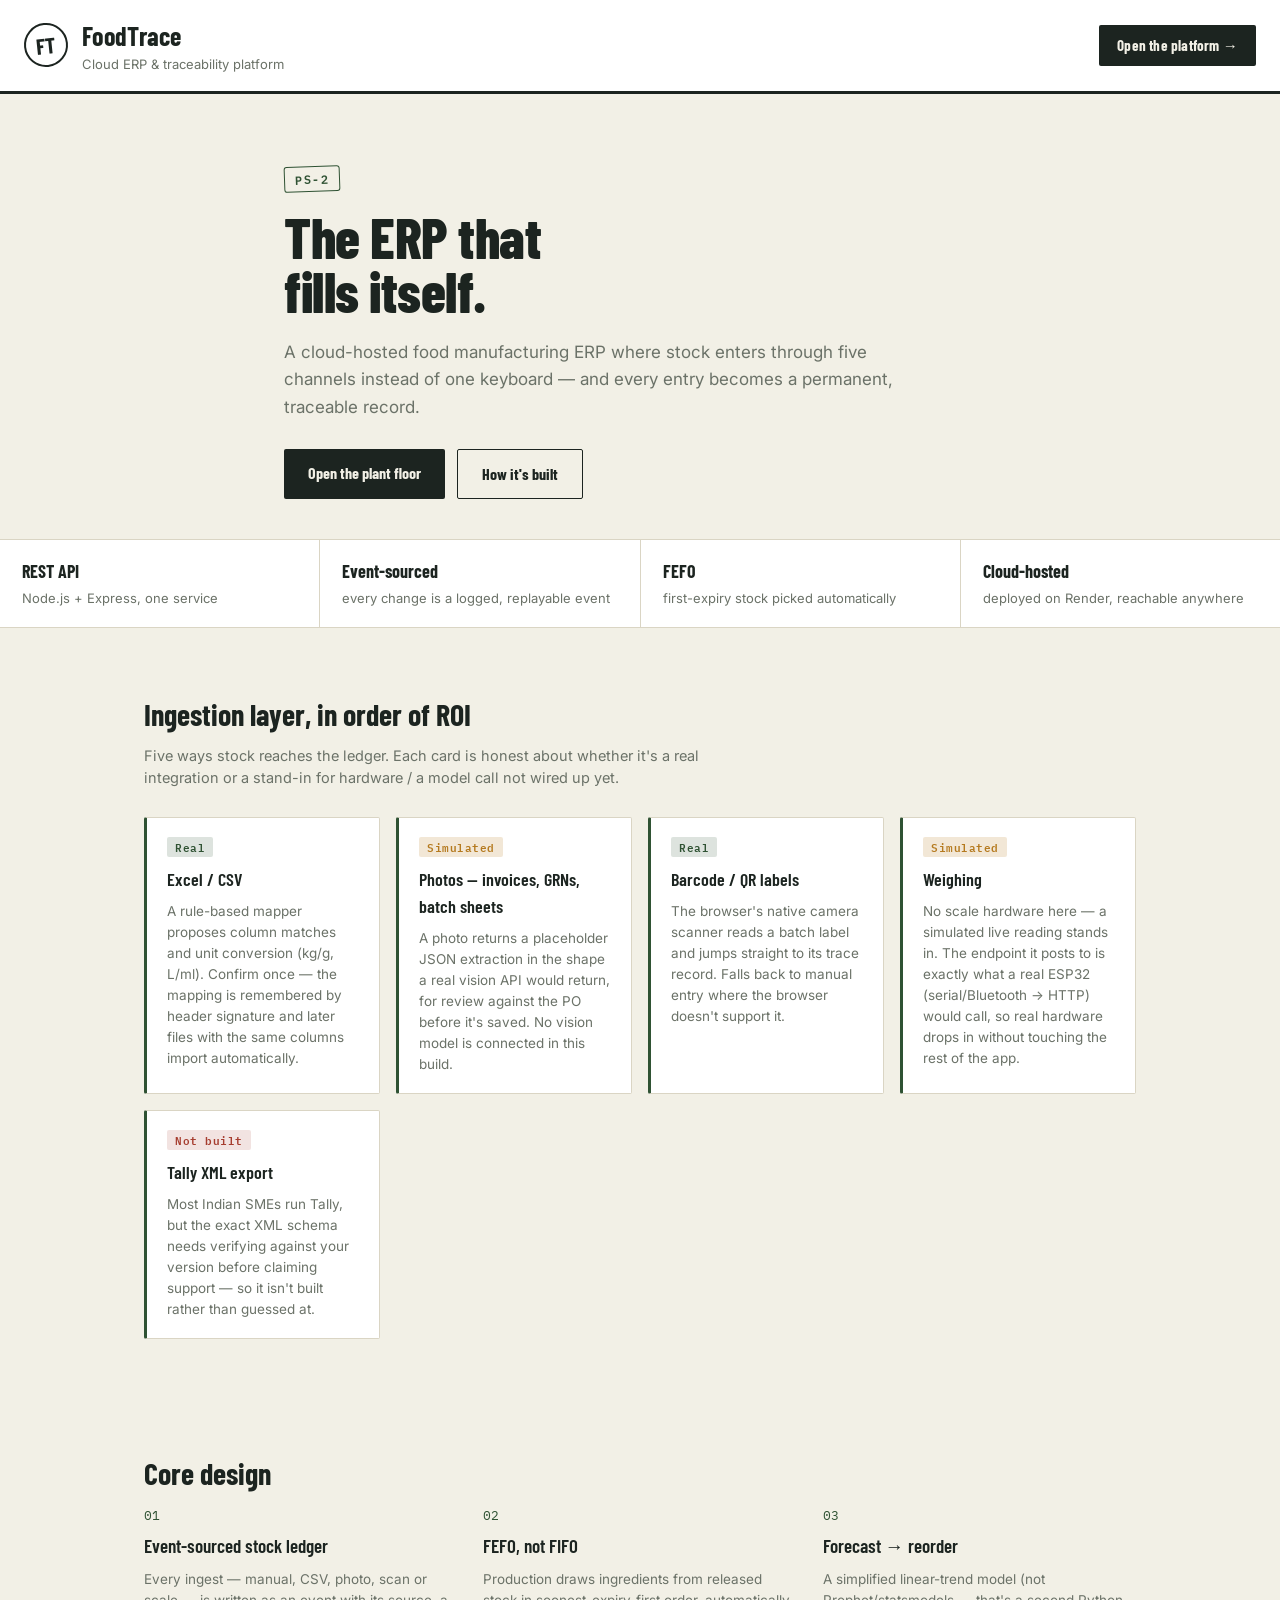
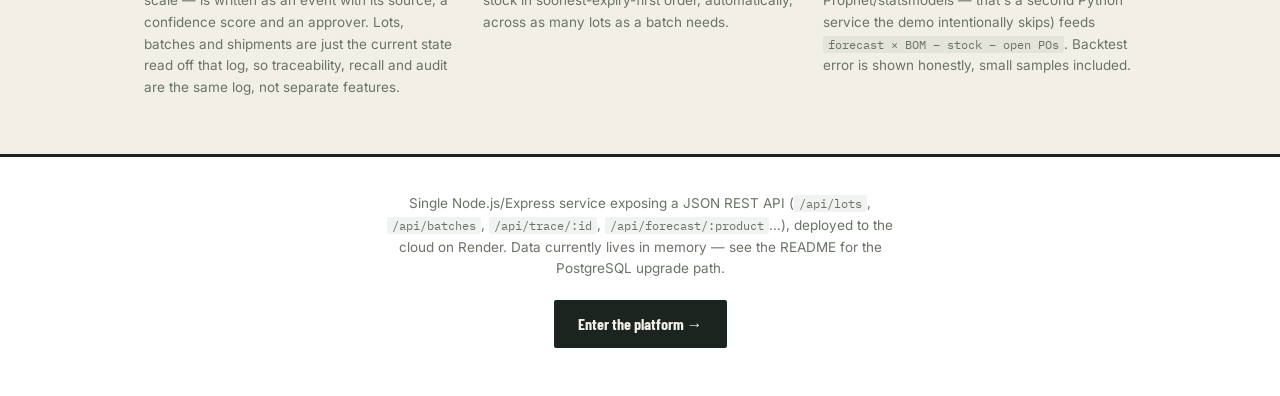
<file: index.html>
<!DOCTYPE html>
<html lang="en">
<head>
<meta charset="UTF-8">
<meta name="viewport" content="width=device-width, initial-scale=1">
<title>FoodTrace — Cloud ERP &amp; Traceability Platform</title>
<link rel="preconnect" href="https://fonts.googleapis.com">
<link href="https://fonts.googleapis.com/css2?family=Barlow+Condensed:wght@500;600;700;800&family=Inter:wght@400;500;600&family=IBM+Plex+Mono:wght@500;600&display=swap" rel="stylesheet">
<link rel="stylesheet" href="style.css">
</head>
<body class="landing">

<header class="board">
  <div class="board-id">
    <span class="stamp-mark">FT</span>
    <div><h1>FoodTrace</h1><p>Cloud ERP &amp; traceability platform</p></div>
  </div>
  <a class="board-cta" href="/app">Open the platform →</a>
</header>

<section class="hero">
  <div class="hero-stamp">PS-2</div>
  <h2>The ERP that<br>fills itself.</h2>
  <p class="hero-sub">A cloud-hosted food manufacturing ERP where stock enters through five channels
  instead of one keyboard — and every entry becomes a permanent, traceable record.</p>
  <div class="hero-actions">
    <a class="cta" href="/app">Open the plant floor</a>
    <a class="cta ghost" href="#architecture">How it's built</a>
  </div>
</section>

<section class="strip">
  <div class="strip-item"><b>REST API</b><span>Node.js + Express, one service</span></div>
  <div class="strip-item"><b>Event-sourced</b><span>every change is a logged, replayable event</span></div>
  <div class="strip-item"><b>FEFO</b><span>first-expiry stock picked automatically</span></div>
  <div class="strip-item"><b>Cloud-hosted</b><span>deployed on Render, reachable anywhere</span></div>
</section>

<section class="section">
  <h3 class="section-h">Ingestion layer, in order of ROI</h3>
  <p class="section-sub">Five ways stock reaches the ledger. Each card is honest about whether it's a real integration or a stand-in for hardware / a model call not wired up yet.</p>
  <div class="ingest-grid">
    <article class="ingest-card">
      <span class="tag real">Real</span>
      <h4>Excel / CSV</h4>
      <p>A rule-based mapper proposes column matches and unit conversion (kg/g, L/ml). Confirm once — the mapping is remembered by header signature and later files with the same columns import automatically.</p>
    </article>
    <article class="ingest-card">
      <span class="tag sim">Simulated</span>
      <h4>Photos — invoices, GRNs, batch sheets</h4>
      <p>A photo returns a placeholder JSON extraction in the shape a real vision API would return, for review against the PO before it's saved. No vision model is connected in this build.</p>
    </article>
    <article class="ingest-card">
      <span class="tag real">Real</span>
      <h4>Barcode / QR labels</h4>
      <p>The browser's native camera scanner reads a batch label and jumps straight to its trace record. Falls back to manual entry where the browser doesn't support it.</p>
    </article>
    <article class="ingest-card">
      <span class="tag sim">Simulated</span>
      <h4>Weighing</h4>
      <p>No scale hardware here — a simulated live reading stands in. The endpoint it posts to is exactly what a real ESP32 (serial/Bluetooth → HTTP) would call, so real hardware drops in without touching the rest of the app.</p>
    </article>
    <article class="ingest-card">
      <span class="tag todo">Not built</span>
      <h4>Tally XML export</h4>
      <p>Most Indian SMEs run Tally, but the exact XML schema needs verifying against your version before claiming support — so it isn't built rather than guessed at.</p>
    </article>
  </div>
</section>

<section class="section" id="architecture">
  <h3 class="section-h">Core design</h3>
  <div class="design-grid">
    <div class="design-item">
      <span class="num">01</span>
      <h4>Event-sourced stock ledger</h4>
      <p>Every ingest — manual, CSV, photo, scan or scale — is written as an event with its source, a confidence score and an approver. Lots, batches and shipments are just the current state read off that log, so traceability, recall and audit are the same log, not separate features.</p>
    </div>
    <div class="design-item">
      <span class="num">02</span>
      <h4>FEFO, not FIFO</h4>
      <p>Production draws ingredients from released stock in soonest-expiry-first order, automatically, across as many lots as a batch needs.</p>
    </div>
    <div class="design-item">
      <span class="num">03</span>
      <h4>Forecast → reorder</h4>
      <p>A simplified linear-trend model (not Prophet/statsmodels — that's a second Python service the demo intentionally skips) feeds <code>forecast × BOM − stock − open POs</code>. Backtest error is shown honestly, small samples included.</p>
    </div>
  </div>
</section>

<footer class="landing-footer">
  <p>Single Node.js/Express service exposing a JSON REST API (<code>/api/lots</code>, <code>/api/batches</code>, <code>/api/trace/:id</code>, <code>/api/forecast/:product</code>…), deployed to the cloud on Render. Data currently lives in memory — see the README for the PostgreSQL upgrade path.</p>
  <a class="cta" href="/app">Enter the platform →</a>
</footer>

</body>
</html>
</file>
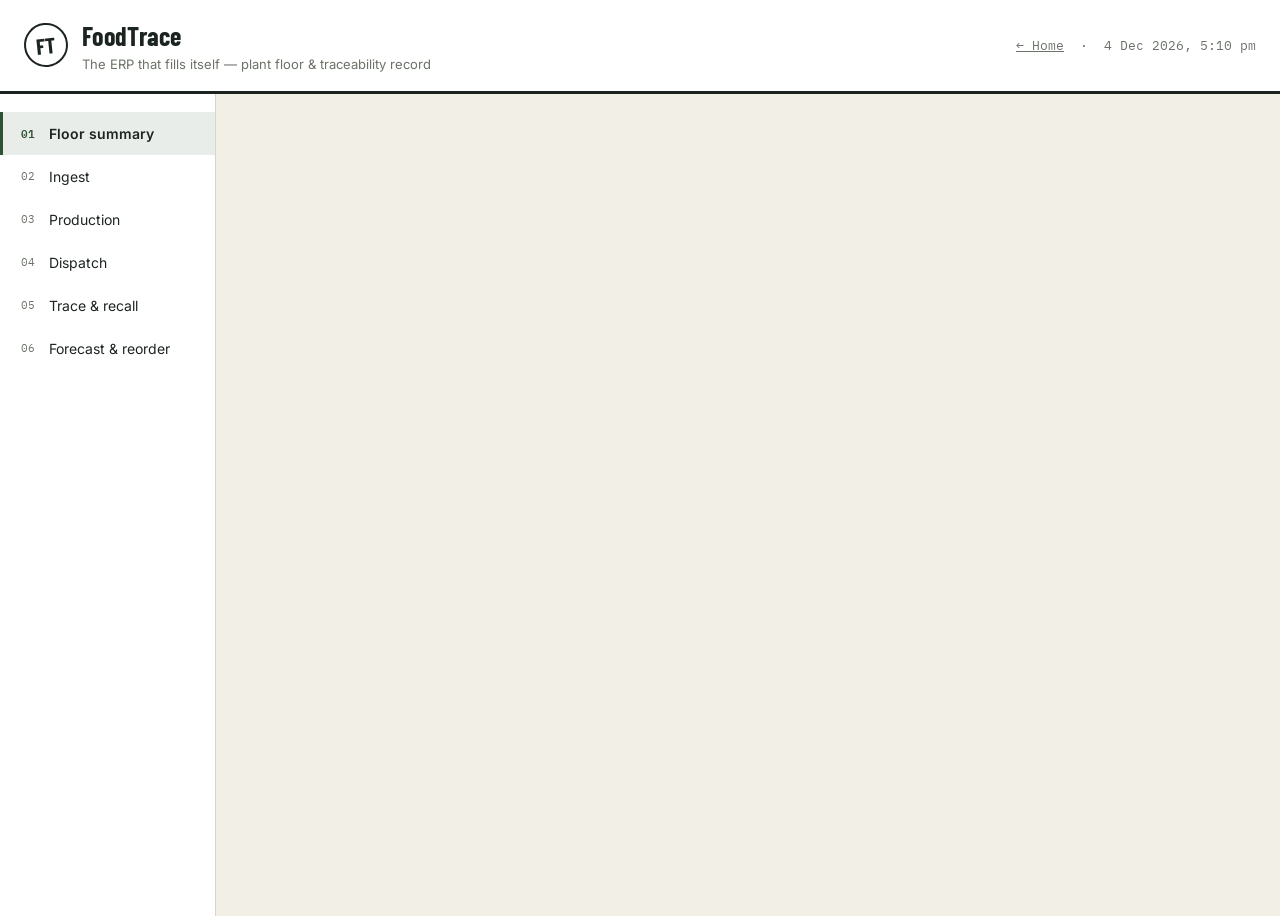
<file: app.html>
<!DOCTYPE html>
<html lang="en">
<head>
<meta charset="UTF-8">
<meta name="viewport" content="width=device-width, initial-scale=1">
<title>FoodTrace — Plant Floor</title>
<link rel="preconnect" href="https://fonts.googleapis.com">
<link href="https://fonts.googleapis.com/css2?family=Barlow+Condensed:wght@500;600;700&family=Inter:wght@400;500;600&family=IBM+Plex+Mono:wght@500;600&display=swap" rel="stylesheet">
<link rel="stylesheet" href="style.css">
</head>
<body>
<header class="board">
  <div class="board-id">
    <span class="stamp-mark">FT</span>
    <div>
      <h1>FoodTrace</h1>
      <p>The ERP that fills itself — plant floor &amp; traceability record</p>
    </div>
  </div>
  <div class="board-meta"><a href="/" style="color:inherit">← Home</a> &nbsp;·&nbsp; <span id="clock"></span></div>
</header>

<div class="layout">
  <nav id="nav">
    <button data-v="dashboard" class="on"><span class="n">01</span>Floor summary</button>
    <button data-v="ingest"><span class="n">02</span>Ingest</button>
    <button data-v="batches"><span class="n">03</span>Production</button>
    <button data-v="shipments"><span class="n">04</span>Dispatch</button>
    <button data-v="trace"><span class="n">05</span>Trace &amp; recall</button>
    <button data-v="forecast"><span class="n">06</span>Forecast &amp; reorder</button>
  </nav>

  <main>
    <div id="msg" role="status"></div>
    <div id="view"></div>
  </main>
</div>

<script src="app.js"></script>
</body>
</html>
</file>
<file: style.css>
:root{
  --paper:#F2F0E6; --panel:#FFFFFF; --ink:#1C2420; --mute:#6B7268;
  --line:#DAD5C4; --green:#2F5233; --amber:#B57A1F;
  --rust:#A63D2F; --accent:#2F5233;
}
@media (prefers-color-scheme: dark){
  :root:not([data-theme="light"]){
    --paper:#171C19; --panel:#1F2521; --ink:#EAE7DC; --mute:#9AA69C;
    --line:#33392F; --green:#6FB37E; --amber:#E0AA55;
    --rust:#E08272; --accent:#6FB37E;
  }
}
:root[data-theme="dark"]{
  --paper:#171C19; --panel:#1F2521; --ink:#EAE7DC; --mute:#9AA69C;
  --line:#33392F; --green:#6FB37E; --amber:#E0AA55;
  --rust:#E08272; --accent:#6FB37E;
}
*{box-sizing:border-box}
html{scroll-padding-top:env(safe-area-inset-top,0px)}
body{
  margin:0; background:var(--paper); color:var(--ink);
  font-family:"Inter",system-ui,sans-serif; font-size:15px; line-height:1.5;
  padding-top:env(safe-area-inset-top,0px); padding-bottom:env(safe-area-inset-bottom,0px);
}

.board{display:flex; justify-content:space-between; align-items:center; padding:16px 24px; border-bottom:3px solid var(--ink); background:var(--panel)}
.board-id{display:flex; align-items:center; gap:14px}
.stamp-mark{
  font-family:"Barlow Condensed",sans-serif; font-weight:700; font-size:22px;
  border:2px solid var(--ink); color:var(--ink); width:44px; height:44px;
  display:flex; align-items:center; justify-content:center; border-radius:50%;
  transform:rotate(-6deg); letter-spacing:0.5px; flex-shrink:0;
}
.board h1{font-family:"Barlow Condensed",sans-serif; font-weight:700; font-size:26px; margin:0; letter-spacing:0.3px}
.board p{margin:0; color:var(--mute); font-size:13px}
.board-meta{font-family:"IBM Plex Mono",monospace; font-size:12.5px; color:var(--mute); text-align:right}

.layout{display:flex; align-items:flex-start}
nav{width:216px; flex-shrink:0; background:var(--panel); border-right:1px solid var(--line); min-height:calc(100vh - 78px); padding:18px 0}
nav button{display:flex; align-items:center; gap:10px; width:100%; text-align:left; background:none; border:0; border-left:3px solid transparent; color:var(--ink); font:inherit; font-size:14px; padding:11px 18px; cursor:pointer}
nav button .n{font-family:"IBM Plex Mono",monospace; font-size:11px; color:var(--mute); width:18px}
nav button.on{border-left-color:var(--accent); background:color-mix(in srgb, var(--accent) 10%, transparent); font-weight:600}
nav button.on .n{color:var(--accent)}
nav button:hover:not(.on){background:color-mix(in srgb, var(--ink) 5%, transparent)}

main{flex:1; min-width:0; padding:26px 28px 60px}
h2{font-family:"Barlow Condensed",sans-serif; font-weight:600; font-size:24px; margin:0 0 4px; letter-spacing:0.2px}
h3{font-family:"Barlow Condensed",sans-serif; font-size:17px; font-weight:600; margin:0 0 14px}
.sub{color:var(--mute); font-size:13px; margin:0 0 20px}

.grid{display:grid; grid-template-columns:repeat(auto-fit,minmax(160px,1fr)); gap:12px; margin-bottom:26px}
.stat{background:var(--panel); border:1px solid var(--line); border-left:3px solid var(--accent); padding:14px 16px; border-radius:2px}
.stat.warn{border-left-color:var(--amber)} .stat.bad{border-left-color:var(--rust)}
.stat b{display:block; font-family:"Barlow Condensed",sans-serif; font-size:32px; font-weight:700; line-height:1}
.stat span{color:var(--mute); font-size:12.5px}

.ticket{background:var(--panel); border:1px solid var(--line); border-radius:2px; padding:18px 20px; margin-bottom:22px; overflow-x:auto; box-shadow:0 1px 0 var(--line)}
.note{border-left:3px solid var(--line); padding:10px 14px; color:var(--mute); font-size:13.5px; background:color-mix(in srgb, var(--ink) 3%, transparent); border-radius:0 2px 2px 0; margin-bottom:16px}
.note.sim{border-left-color:var(--amber)}
.note.sim::before{content:"SIMULATED  ·  "; font-family:"IBM Plex Mono",monospace; font-weight:600; font-size:11px; color:var(--amber)}

form{display:flex; flex-wrap:wrap; gap:12px; align-items:end}
label{display:flex; flex-direction:column; font-size:12.5px; color:var(--mute); gap:4px}
input,select{font:inherit; padding:8px 10px; border:1px solid var(--line); border-radius:2px; background:var(--paper); color:var(--ink); min-width:140px}
input:focus-visible,select:focus-visible,button:focus-visible{outline:2px solid var(--accent); outline-offset:2px}
button.submit, form button{font:inherit; font-weight:600; background:var(--ink); color:var(--paper); border:0; border-radius:2px; padding:9px 18px; cursor:pointer}
button.submit.ghost{background:none; color:var(--ink); border:1px solid var(--line)}
button.mini{font:inherit; font-size:11.5px; padding:3px 9px; border:1px solid var(--line); background:none; color:var(--ink); border-radius:2px; cursor:pointer; margin-right:4px}
button.mini:hover{border-color:var(--ink)}

table{width:100%; border-collapse:collapse}
th,td{text-align:left; padding:9px 10px; border-bottom:1px solid var(--line); white-space:nowrap; font-size:14px}
th{color:var(--mute); font-weight:500; font-size:12px}
.code{font-family:"IBM Plex Mono",monospace; font-size:12.5px; background:color-mix(in srgb, var(--ink) 6%, transparent); padding:2px 6px; border-radius:2px}

.stamp{display:inline-block; font-family:"Barlow Condensed",sans-serif; font-weight:700; font-size:11.5px; letter-spacing:0.5px; padding:2px 9px; border-radius:3px; border:1.5px solid currentColor; transform:rotate(-2deg)}
.Released,.Pass{color:var(--green)} .Quarantine,.Pending{color:var(--amber)} .Rejected,.Fail{color:var(--rust)}

.src{font-family:"IBM Plex Mono",monospace; font-size:11px; padding:1px 6px; border-radius:2px; background:color-mix(in srgb, var(--accent) 14%, transparent); color:var(--accent)}

#msg{min-height:22px; margin-bottom:14px; color:var(--rust); font-size:13.5px}
#msg.good{color:var(--green)}

.chain{display:flex; flex-wrap:wrap; gap:10px; align-items:stretch}
.node{background:var(--paper); border:1px solid var(--line); border-left:3px solid var(--accent); padding:9px 13px; border-radius:2px; font-size:13.5px}
.node b{font-family:"IBM Plex Mono",monospace; font-size:12.5px}

/* tabs (Ingest page) */
.tabs{display:flex; gap:2px; margin-bottom:18px; border-bottom:1px solid var(--line)}
.tabs button{font:inherit; font-weight:600; font-size:13.5px; background:none; border:0; border-bottom:3px solid transparent; padding:9px 4px; margin-right:20px; color:var(--mute); cursor:pointer}
.tabs button.on{color:var(--ink); border-bottom-color:var(--accent)}

/* scale */
.weight-display{font-family:"IBM Plex Mono",monospace; font-size:52px; font-weight:600; line-height:1; margin:4px 0 16px}
.weight-display span{font-size:20px; color:var(--mute)}

/* mapping table */
.map-row{display:grid; grid-template-columns:1fr 1fr 60px 1fr; gap:10px; align-items:center; padding:6px 0; border-bottom:1px solid var(--line); font-size:13.5px}
.map-row .col-name{font-family:"IBM Plex Mono",monospace; font-size:12.5px}
.conf{font-size:11px; color:var(--mute)}

/* scanner */
video.scan{width:100%; max-width:360px; border-radius:2px; border:2px solid var(--ink); display:block; margin-bottom:12px}

/* forecast bars */
.bars{display:flex; align-items:flex-end; gap:6px; height:120px; margin:14px 0}
.bars .bar{flex:1; background:color-mix(in srgb, var(--accent) 55%, transparent); border-radius:2px 2px 0 0; position:relative; min-width:8px}
.bars .bar.future{background:color-mix(in srgb, var(--amber) 55%, transparent)}
.bars .bar span{position:absolute; top:-18px; left:0; right:0; text-align:center; font-size:10.5px; font-family:"IBM Plex Mono",monospace; color:var(--mute)}
.legend{display:flex; gap:16px; font-size:12px; color:var(--mute); margin-bottom:10px}
.legend i{display:inline-block; width:10px; height:10px; border-radius:2px; margin-right:5px; vertical-align:middle}

@media(max-width:760px){
  .layout{flex-direction:column}
  nav{width:100%; min-height:auto; display:flex; overflow-x:auto; padding:8px}
  nav button{width:auto; white-space:nowrap; border-left:0; border-bottom:3px solid transparent}
  nav button.on{border-bottom-color:var(--accent)}
  .board-meta{display:none}
  main{padding:18px}
  .map-row{grid-template-columns:1fr 1fr; row-gap:2px}
}

/* ================= Landing page ================= */
.landing{background:var(--paper)}
.board-cta{
  font-family:"Barlow Condensed",sans-serif; font-weight:700; font-size:15px; letter-spacing:0.2px;
  background:var(--ink); color:var(--paper); text-decoration:none; padding:9px 18px; border-radius:2px;
}
.board-cta:hover{opacity:0.9}

.hero{
  max-width:760px; margin:0 auto; padding:72px 24px 40px; text-align:left;
  animation:hero-in 0.6s ease-out both;
}
@keyframes hero-in{ from{opacity:0; transform:translateY(10px)} to{opacity:1; transform:none} }
@media (prefers-reduced-motion: reduce){ .hero{animation:none} }
.hero-stamp{
  display:inline-block; font-family:"IBM Plex Mono",monospace; font-weight:600; font-size:12px;
  letter-spacing:1.5px; color:var(--accent); border:1.5px solid var(--accent); border-radius:3px;
  padding:3px 10px; margin-bottom:18px; transform:rotate(-2deg);
}
.hero h2{
  font-family:"Barlow Condensed",sans-serif; font-weight:800; font-size:56px; line-height:0.98;
  margin:0 0 20px; letter-spacing:-0.5px;
}
.hero-sub{font-size:17px; color:var(--mute); max-width:56ch; margin:0 0 28px; line-height:1.6}
.hero-actions{display:flex; gap:12px; flex-wrap:wrap}
.cta{
  font-family:"Barlow Condensed",sans-serif; font-weight:700; font-size:16px; text-decoration:none;
  background:var(--ink); color:var(--paper); padding:12px 24px; border-radius:2px; display:inline-block;
}
.cta.ghost{background:none; color:var(--ink); border:1.5px solid var(--ink)}
.cta:hover{opacity:0.88}

.strip{
  display:grid; grid-template-columns:repeat(auto-fit,minmax(180px,1fr)); gap:1px;
  background:var(--line); border-top:1px solid var(--line); border-bottom:1px solid var(--line); margin-bottom:8px;
}
.strip-item{background:var(--panel); padding:18px 22px}
.strip-item b{display:block; font-family:"Barlow Condensed",sans-serif; font-size:18px; margin-bottom:2px}
.strip-item span{color:var(--mute); font-size:13px}

.section{max-width:1040px; margin:0 auto; padding:56px 24px}
.section-h{font-family:"Barlow Condensed",sans-serif; font-weight:700; font-size:30px; margin:0 0 8px}
.section-sub{color:var(--mute); font-size:14.5px; max-width:64ch; margin:0 0 28px}

.ingest-grid{display:grid; grid-template-columns:repeat(auto-fit,minmax(230px,1fr)); gap:16px}
.ingest-card{background:var(--panel); border:1px solid var(--line); border-left:3px solid var(--accent); border-radius:2px; padding:18px 20px}
.ingest-card h4{font-family:"Barlow Condensed",sans-serif; font-size:18px; font-weight:600; margin:8px 0 8px}
.ingest-card p{font-size:13.5px; color:var(--mute); line-height:1.55; margin:0}
.tag{
  display:inline-block; font-family:"IBM Plex Mono",monospace; font-size:10.5px; font-weight:600;
  letter-spacing:0.5px; padding:2px 8px; border-radius:2px;
}
.tag.real{background:color-mix(in srgb, var(--green) 16%, transparent); color:var(--green)}
.tag.sim{background:color-mix(in srgb, var(--amber) 18%, transparent); color:var(--amber)}
.tag.todo{background:color-mix(in srgb, var(--rust) 14%, transparent); color:var(--rust)}

.design-grid{display:grid; grid-template-columns:repeat(auto-fit,minmax(260px,1fr)); gap:26px}
.design-item .num{font-family:"IBM Plex Mono",monospace; color:var(--accent); font-size:13px}
.design-item h4{font-family:"Barlow Condensed",sans-serif; font-size:19px; font-weight:600; margin:6px 0 8px}
.design-item p{font-size:13.5px; color:var(--mute); line-height:1.6; margin:0}
.design-item code, .landing-footer code{font-family:"IBM Plex Mono",monospace; font-size:12px; background:color-mix(in srgb, var(--ink) 6%, transparent); padding:1px 5px; border-radius:2px}

.landing-footer{
  border-top:3px solid var(--ink); background:var(--panel); padding:36px 24px 48px; text-align:center;
}
.landing-footer p{max-width:60ch; margin:0 auto 20px; color:var(--mute); font-size:13.5px; line-height:1.6}

@media(max-width:640px){
  .hero h2{font-size:38px}
  .board-cta{font-size:13px; padding:7px 12px}
}
</file>
